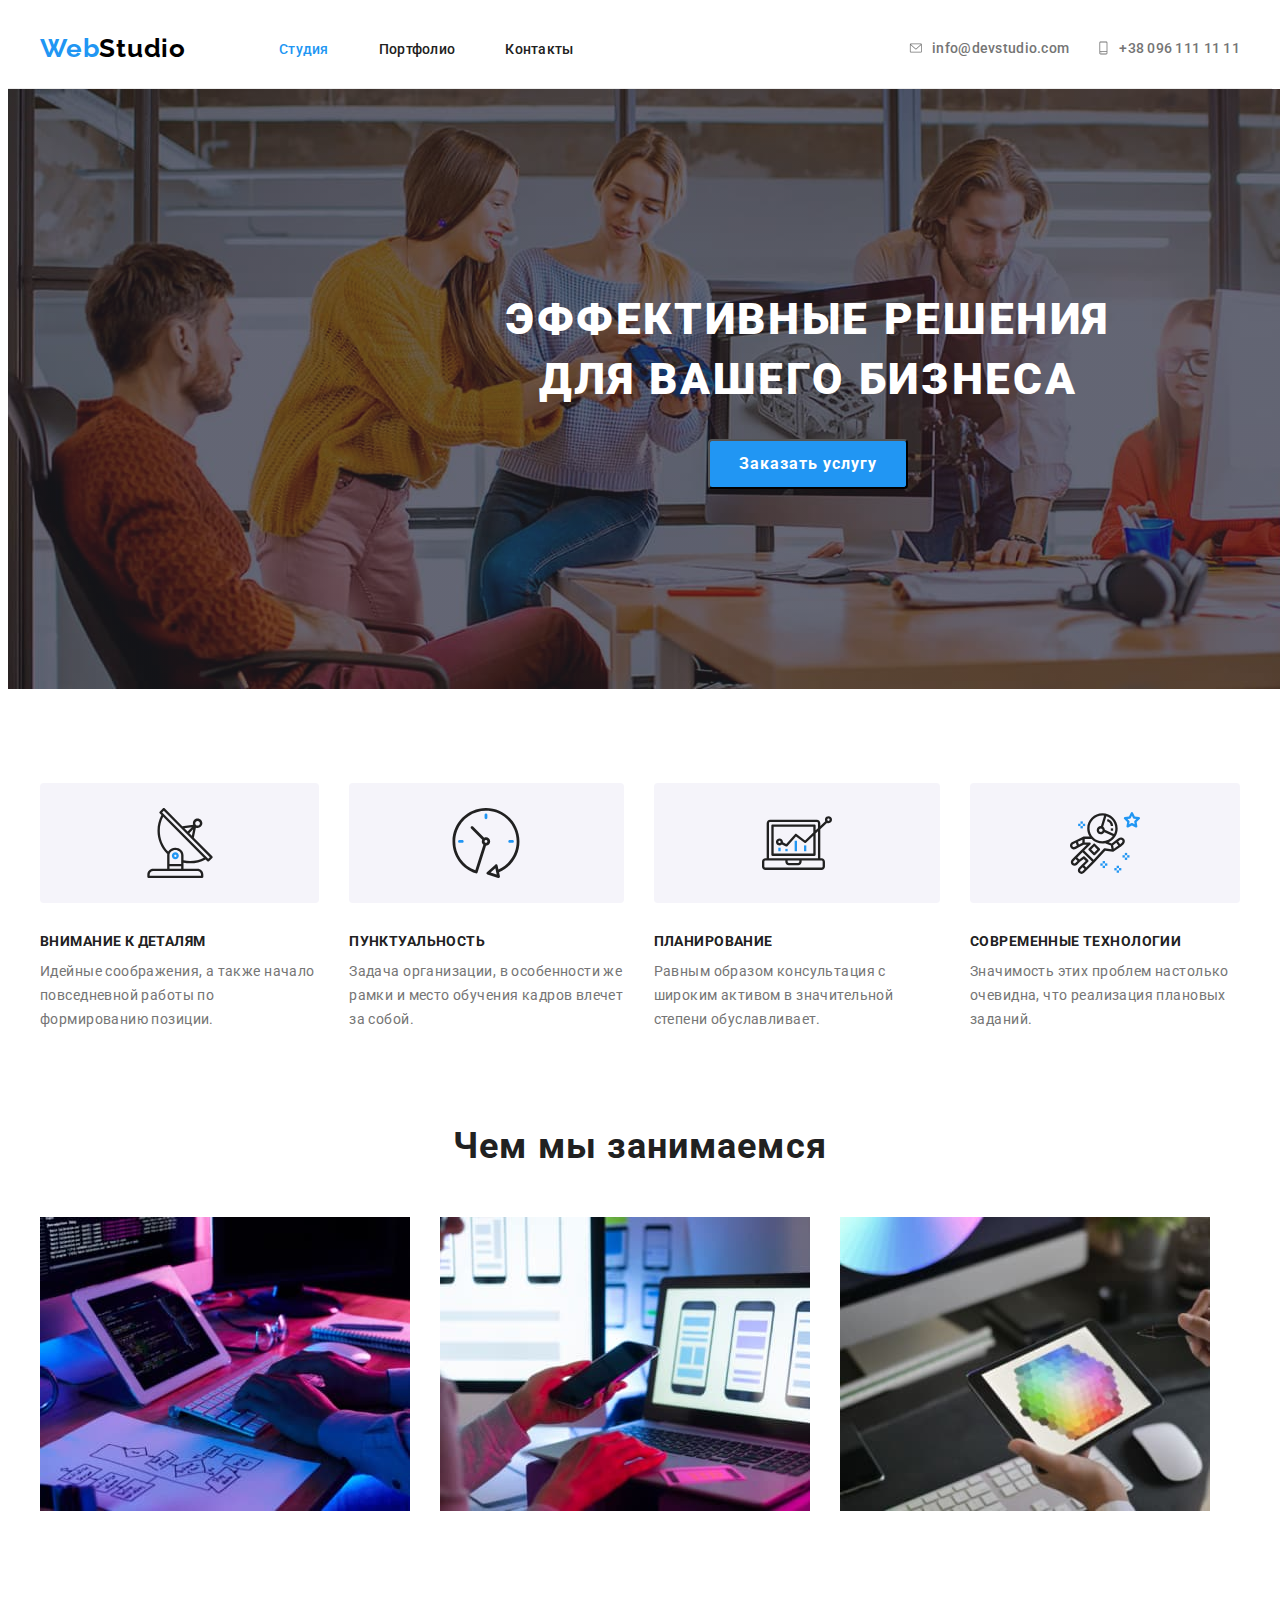
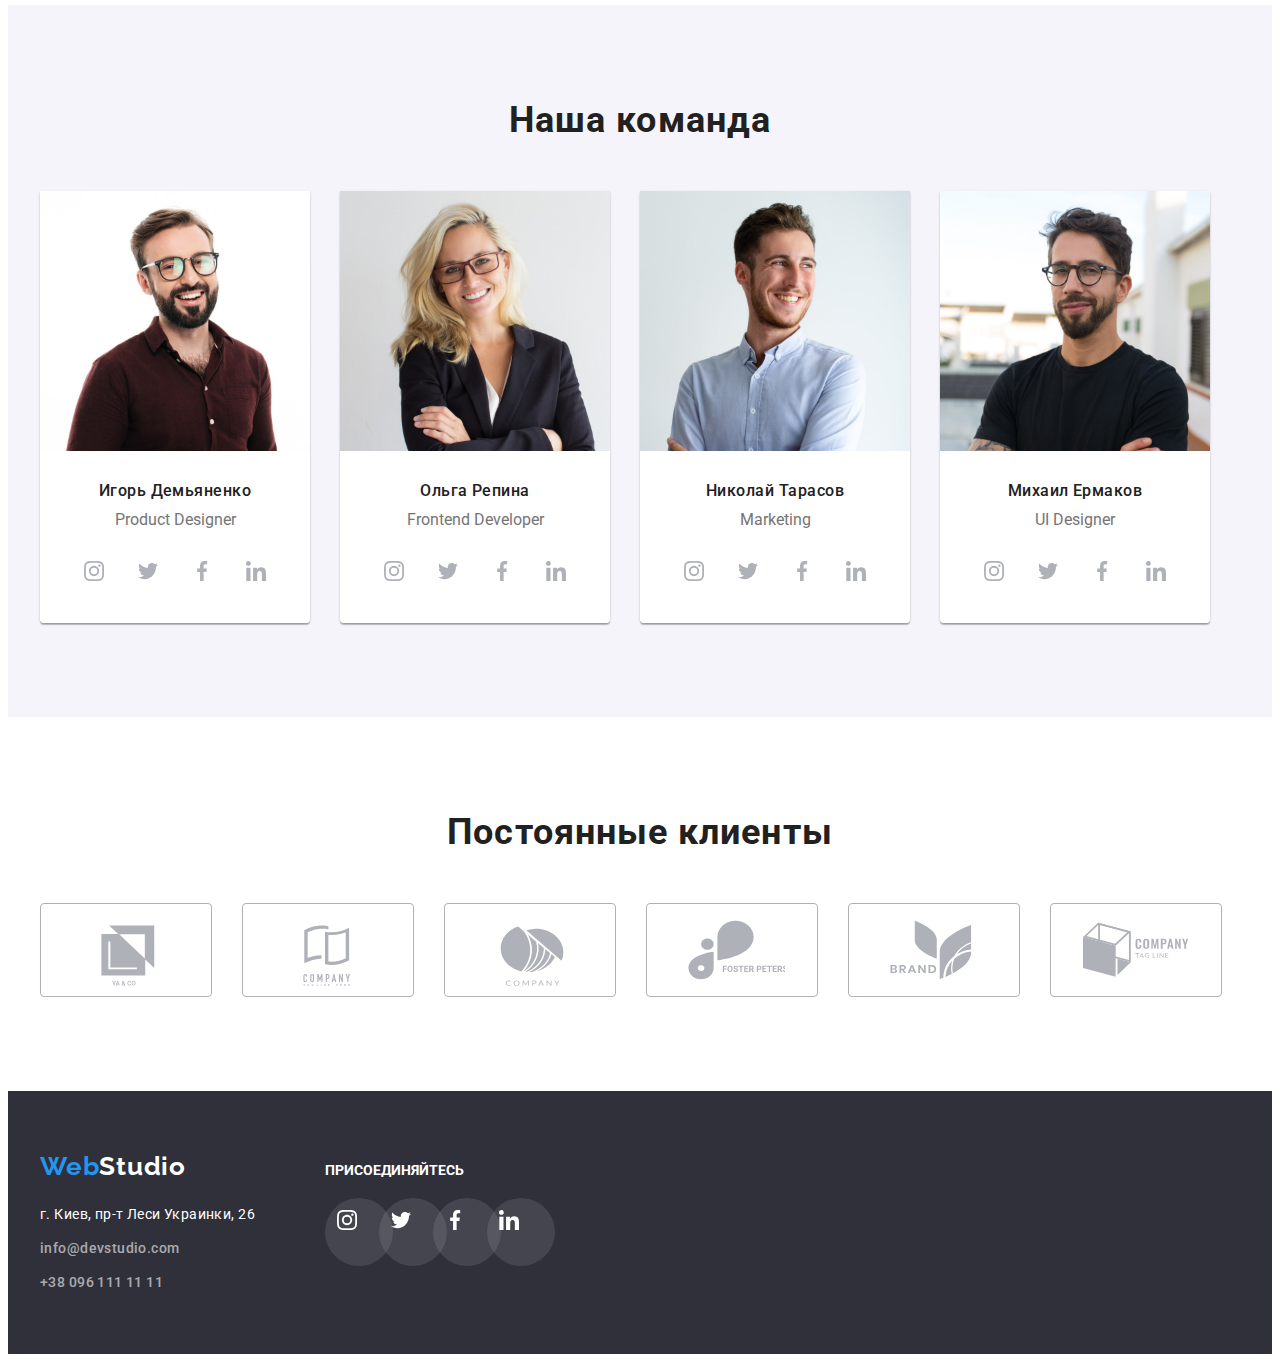
<file: index.html>
<!DOCTYPE html>
<html lang="en">
<head>
    <meta charset="UTF-8">
    <meta http-equiv="X-UA-Compatible" content="IE=edge">
    <meta name="viewport" content="width=device-width, initial-scale=1.0">
    <title>homework-4</title>
    <link rel="preconnect" href="https://fonts.googleapis.com">
<link rel="preconnect" href="https://fonts.gstatic.com" crossorigin>
<link href="https://fonts.googleapis.com/css2?family=Montserrat&family=Oleo+Script&family=Raleway:wght@700&family=Roboto:wght@400;500;700;900&display=swap" rel="stylesheet">
<link rel="stylesheet" href="https://cdnjs.cloudflare.com/ajax/libs/modern-normalize/1.1.0/modern-normalize.min.css" integrity="sha512-wpPYUAdjBVSE4KJnH1VR1HeZfpl1ub8YT/NKx4PuQ5NmX2tKuGu6U/JRp5y+Y8XG2tV+wKQpNHVUX03MfMFn9Q==" crossorigin="anonymous" referrerpolicy="no-referrer" />
<link rel="stylesheet" href="./css/styles.css">
</head>
<body>
    <header class="header">
        <div class="container">
<a class="logo-link" href="">Web<span class="part-logo">Studio</span></a>
    <nav class="nav-list" >
    <ul class="site-nav">
        <li class="list nav-item"><a class="nav-link link current" href="index.html">Студия</a></li>
        <li class="list nav-item"><a class="nav-link link" href="portfolio.html">Портфолио</a></li>
        <li class="list nav-item"><a class="nav-link link" href="">Контакты</a></li>
    </ul>
</nav>
 <ul class="header-connect">
     <li class="contacts-item">
<a class="contacts mail"  href="mailtohtpps/info@devstudio.com">
    <svg class="head-envelope" width="16" height="12">
        <use href="./images/symbol-defs.svg#icon-envelope">
        </use>
</svg>info@devstudio.com
</a>
</li>
<li class="contacts-item">
<a class="contacts phone" href="tel:+380961111111">
    <svg class="head-phone" width="10" height="16">
        <use href="./images/symbol-defs.svg#icon-smartphone">
        </use>
</svg>+38 096 111 11 11
</a>
</li>
</ul>
</div>
    </header>
    <main>
        
        <section class="hero">
            <div class="container hero-container">
        <h1 class="hero-header">Эффективные решения для вашего бизнеса</h1>
        <button  class="hero-button pointer" type="button" >Заказать услугу</button>
        </div>
    </section>
        <section class="specific">
        <div class="container">
        <ul class="spec-list">
            <li class="list list-antenna">
                <h3 class="head-spec-list">Внимание к деталям</h3>
                <p class="main-font">Идейные соображения, 
                а также начало повседневной работы по формированию позиции.</p>            
            </li>
            <li class="list list-clock">
                <h3 class="head-spec-list">Пунктуальность</h3>
                <p class="main-font">Задача организации, в особенности же рамки 
                и место обучения кадров влечет за собой.</p>
            </li>
            <li class="list list-diagram">
                <h3 class="head-spec-list">Планирование</h3>
                <p class="main-font">Равным образом консультация с широким активом в значительной степени обуславливает.</p>
            </li>
            <li class="list list-astronaut"> 
                <h3 class="head-spec-list">Современные технологии</h3>
                <p class="main-font">Значимость этих проблем настолько очевидна, что реализация плановых заданий.</p>
            </li>
        </ul>
    </div>
    </section>
    <section class="work">
        <div class="container">
        <h2 class="section-header">Чем мы занимаемся</h2>
            <ul class="work-list" >
            <li class="list">
                <a href="">
                <img src="images/box1.jpg" alt="людина пише програму" width="370" height="294">
                </a>
            </li>
            <li class="list">
                <a href="">
                <img src="images/box2.jpg" alt="перевірка роботи програми на мобільному пристрої" width="370" height="294">
                </a>
            </li>
            <li class="list">
                <a href="">
                <img src="images/box3.jpg" alt="вибір кольору на планшеті" width="370" height="294">
                </a>
            </li>
        </ul>
    </div>
    </section>
    <section class="team">
        <div class="container">
        <h2 class="section-header">Наша команда</h2>
        <ul class="team-list">
            <li class="team-item"> 
                <a href=""> <img class="card-image" src="images/teamcard1.jpg" alt="Product_Designer" width="270" height="260">
                </a>
                <div class="card-header">
                <h3 class="works-title-first">Игорь Демьяненко</h3>
                <p class="team-workers">Product Designer</p>
                <ul class="social-network-list">
                    <li class="soc-item .list">
                        <a class="social-links" href="">
                        <svg class="worker-soc-icon-team" width="20" height="20">
                            <use href="./images/symbol-defs.svg#icon-instagram-2">
                            </use>
                        </svg>
                    </a>
                </li>
                    <li class="soc-item">
                        <a class="social-links" href="">
                        <svg class="worker-soc-icon-team" width="20" height="20">
                            <use href="./images/symbol-defs.svg#icon-twitter">
                            </use>
                        </svg>
                    </a>
                </li>
                    <li class="soc-item .list">
                        <a class="social-links" href="">
                        <svg class="worker-soc-icon-team" width="20" height="20">
                            <use href="./images/symbol-defs.svg#icon-facebook">
                            </use>
                        </svg>
                    </a>
                </li>
                    <li class="soc-item .list">
                        <a class="social-links" href="">
                        <svg class="worker-soc-icon-team" width="20" height="20">
                            <use href="./images/symbol-defs.svg#icon-linkedin">
                            </use>
                        </svg>
                    </a>
                </li>
                </ul>
            </div> 
            </li>
            <li class="team-item">
                <a href=""> <img class="card-image" src="images/teamcard2.jpg" alt="Frontend_developer" width="270" height="260">
                </a> 
            <div class="card-header">
                <h3 class="works-title-first">Ольга Репина</h3>
                <p class="team-workers">Frontend Developer</p>
                <ul class="social-network-list">
                    <li class="soc-item .list">
                        <a class="social-links" href="">
                        <svg class="worker-soc-icon-team" width="20" height="20">
                            <use href="./images/symbol-defs.svg#icon-instagram-2">
                            </use>
                        </svg>
                    </a>
                </li>
                    <li class="soc-item">
                        <a class="social-links" href="">
                        <svg class="worker-soc-icon-team" width="20" height="20">
                            <use href="./images/symbol-defs.svg#icon-twitter">
                            </use>
                        </svg>
                    </a>
                </li>
                    <li class="soc-item .list">
                        <a class="social-links" href="">
                        <svg class="worker-soc-icon-team" width="20" height="20">
                            <use href="./images/symbol-defs.svg#icon-facebook">
                            </use>
                        </svg>
                    </a>
                </li>
                    <li class="soc-item .list">
                        <a class="social-links" href="">
                        <svg class="worker-soc-icon-team" width="20" height="20">
                            <use href="./images/symbol-defs.svg#icon-linkedin">
                            </use>
                        </svg>
                    </a>
                </li>
                </ul>
            </div>
            </li>
            <li class="team-item">
                <a href=""> <img class="card-image" src="images/teamcard3.jpg" alt="Marketing" width="270" height="260">
                </a> 
            <div class="card-header">
                <h3 class="works-title-first">Николай Тарасов</h3>
                <p class="team-workers">Marketing</p>
                <ul class="social-network-list">
                    <li class="soc-item .list">
                        <a class="social-links" href="">
                        <svg class="worker-soc-icon-team" width="20" height="20">
                            <use href="./images/symbol-defs.svg#icon-instagram-2">
                            </use>
                        </svg>
                    </a>
                </li>
                    <li class="soc-item">
                        <a class="social-links" href="">
                        <svg class="worker-soc-icon-team" width="20" height="20">
                            <use href="./images/symbol-defs.svg#icon-twitter">
                            </use>
                        </svg>
                    </a>
                </li>
                    <li class="soc-item .list">
                        <a class="social-links" href="">
                        <svg class="worker-soc-icon-team" width="20" height="20">
                            <use href="./images/symbol-defs.svg#icon-facebook">
                            </use>
                        </svg>
                    </a>
                </li>
                    <li class="soc-item .list">
                        <a class="social-links" href="">
                        <svg class="worker-soc-icon-team" width="20" height="20">
                            <use href="./images/symbol-defs.svg#icon-linkedin">
                            </use>
                        </svg>
                    </a>
                </li>
                </ul>
            </div>
            </li>
            <li class="team-item">
                <a href=""> <img class="card-image no-gap" src="images/teamcard4.jpg" alt="UI_Designer" width="270" height="260">
                </a> 
                <div class="card-header">
                <h3 class="works-title-first">Михаил Ермаков</h3>
                <p class="team-workers">UI Designer</p>
                <ul class="social-network-list">
                    <li class="soc-item .list">
                        <a class="social-links" href="">
                        <svg class="worker-soc-icon-team" width="20" height="20">
                            <use href="./images/symbol-defs.svg#icon-instagram-2">
                            </use>
                        </svg>
                    </a>
                </li>
                    <li class="soc-item">
                        <a class="social-links" href="">
                        <svg class="worker-soc-icon-team" width="20" height="20">
                            <use href="./images/symbol-defs.svg#icon-twitter">
                            </use>
                        </svg>
                    </a>
                </li>
                    <li class="soc-item .list">
                        <a class="social-links" href="">
                        <svg class="worker-soc-icon-team" width="20" height="20">
                            <use href="./images/symbol-defs.svg#icon-facebook">
                            </use>
                        </svg>
                    </a>
                </li>
                    <li class="soc-item .list">
                        <a class="social-links" href="">
                        <svg class="worker-soc-icon-team" width="20" height="20">
                            <use href="./images/symbol-defs.svg#icon-linkedin">
                            </use>
                        </svg>
                    </a>
                </li>
                </ul>
            </div>
            </li>
        </ul>
        </div>
    </section>
    <section class="clients">
        <div class="container">
            <h2 class="section-header">Постоянные клиенты</h2>
        <ul class="our-company">
            <li class="client-item">
                <a href="" class="client-link">
                <svg class="clients-icon company-one">
                    <use href="./images/clients.svg#icon-group-5"></use>
                </svg>
            </a>
            </li>
            <li class="client-item">
                <a href="" class="client-link">
                <svg class="clients-icon company-two">
                    <use href="./images/clients.svg#icon-group-6"></use>
                </svg>
            </a>
            </li>
            <li class="client-item">
                <a href="" class="client-link">
                <svg class="clients-icon company-three">
                    <use href="./images/clients.svg#icon-group-7"></use>
                </svg>
            </a>
            </li>
            <li class="client-item">
                <a href="" class="client-link">
                <svg class="clients-icon company-four">
                    <use href="./images/clients.svg#icon-group-8"></use>
                </svg>
            </a>
            </li>
            <li class="client-item">
                <a href="" class="client-link">
                <svg class="clients-icon company-five">
                    <use href="./images/clients.svg#icon-group-9"></use>
                </svg>
            </a>
            </li>
            <li class="client-item">
                <a href="" class="client-link">
                <svg class="clients-icon company-six">
                    <use href="./images/clients.svg#icon-company-six"></use>
                </svg>
            </a>
            </li>
        </ul>
        </div>
    </section>
    </main>
    <footer class="footer">
        <div class="container contact-wrap">
        <div>
        <a class="logo-link-footer " href="">Web<span class="footer-part-logo">Studio</span></a>
        <address class="adress">г. Киев, пр-т Леси Украинки, 26</address>
        <a class="link footer-link" href="mailtohtpps/info@devstudio.com">info@devstudio.com</a>
        <a class="link footer-link" href="tel:+380961111111">+38 096 111 11 11</a>
        </div>
        <div class="social-network-footer">
        <p class="join">присоединяйтесь</p>
        <ul class="social-network-list">
                    <li class="soc-item .list">
                        <a class="social-links" href="">
                        <svg class="worker-soc-icon" width="20" height="20">
                            <use href="./images/symbol-defs.svg#icon-instagram-2">
                            </use>
                        </svg>
                    </a>
                </li>
                    <li class="soc-item">
                        <a class="social-links" href="">
                        <svg class="worker-soc-icon" width="20" height="20">
                            <use href="./images/symbol-defs.svg#icon-twitter">
                            </use>
                        </svg>
                    </a>
                </li>
                    <li class="soc-item .list">
                        <a class="social-links" href="">
                        <svg class="worker-soc-icon" width="20" height="20">
                            <use href="./images/symbol-defs.svg#icon-facebook">
                            </use>
                        </svg>
                    </a>
                </li>
                    <li class="soc-item .list">
                        <a class="social-links" href="">
                        <svg class="worker-soc-icon" width="20" height="20">
                            <use href="./images/symbol-defs.svg#icon-linkedin">
                            </use>
                        </svg>
                    </a>
                </li>
                </ul>
            </div>
</div>
</footer>
</body>
</html>
</file>
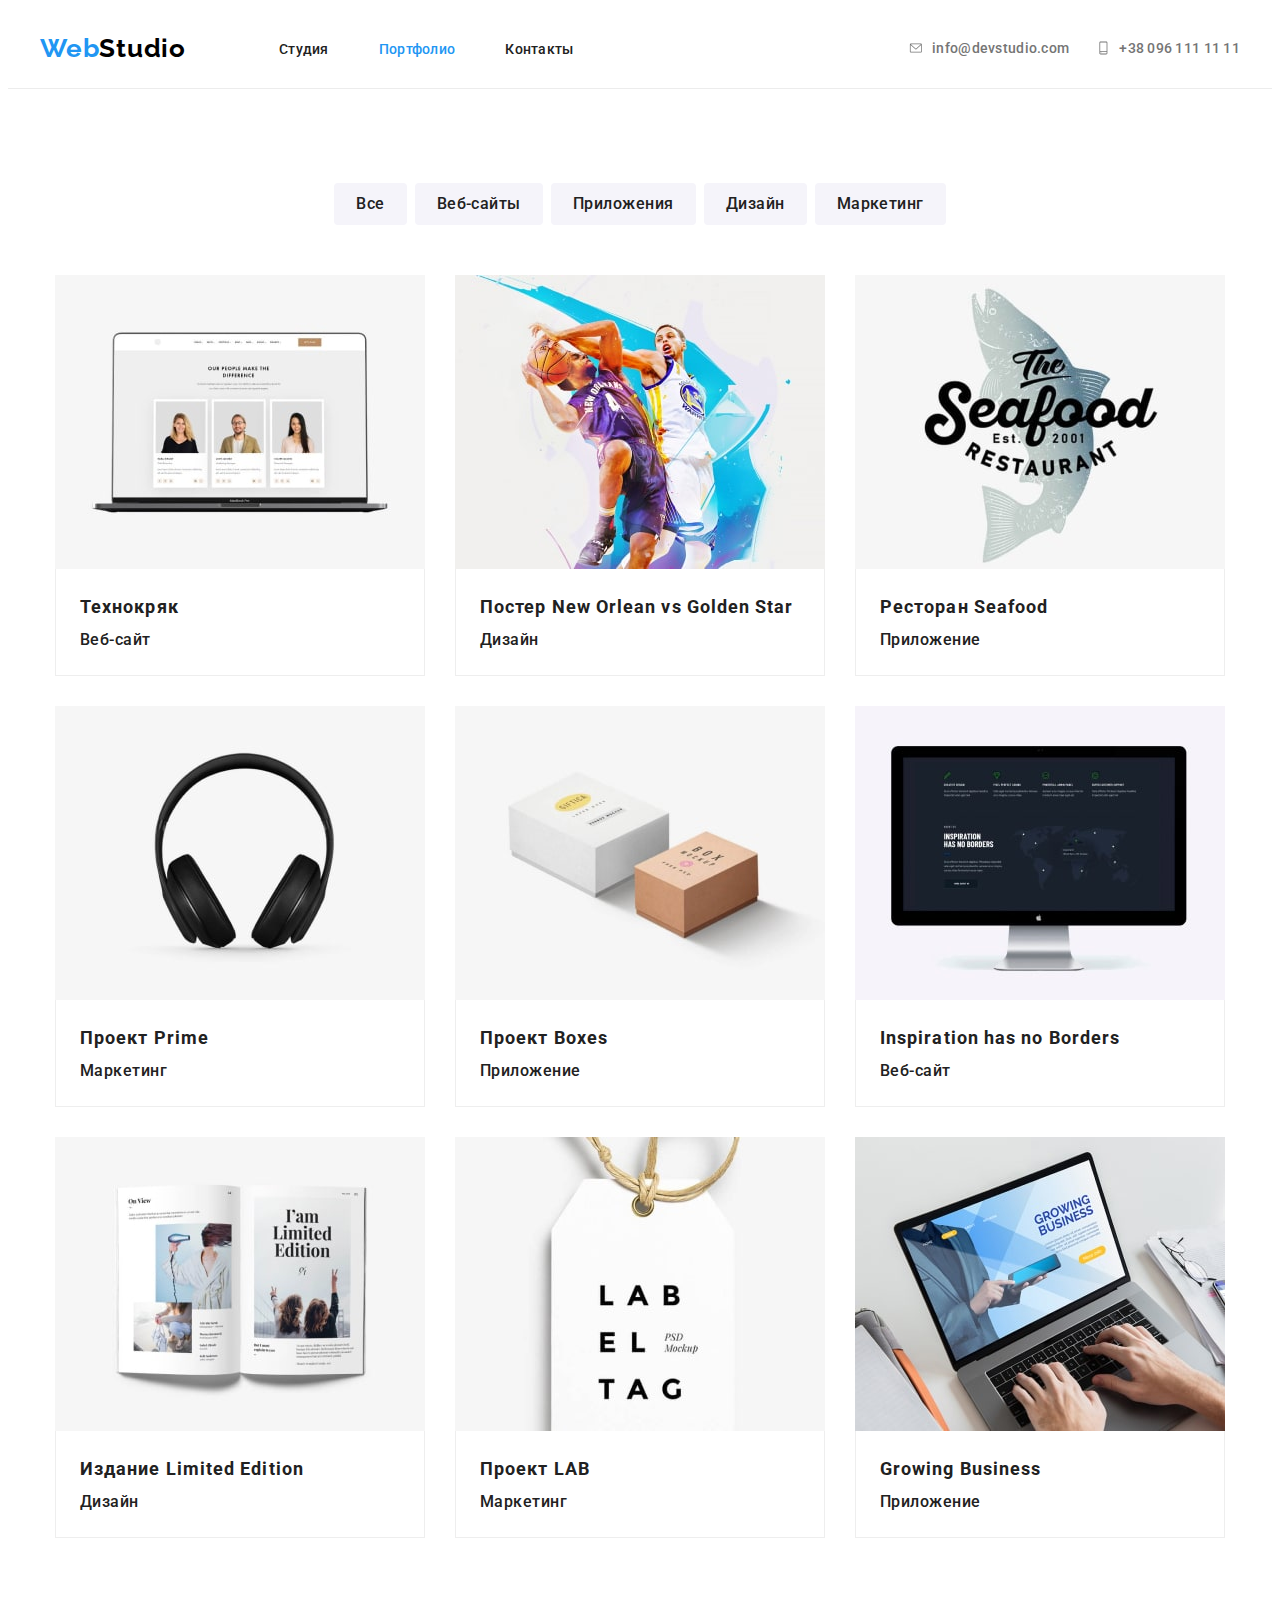
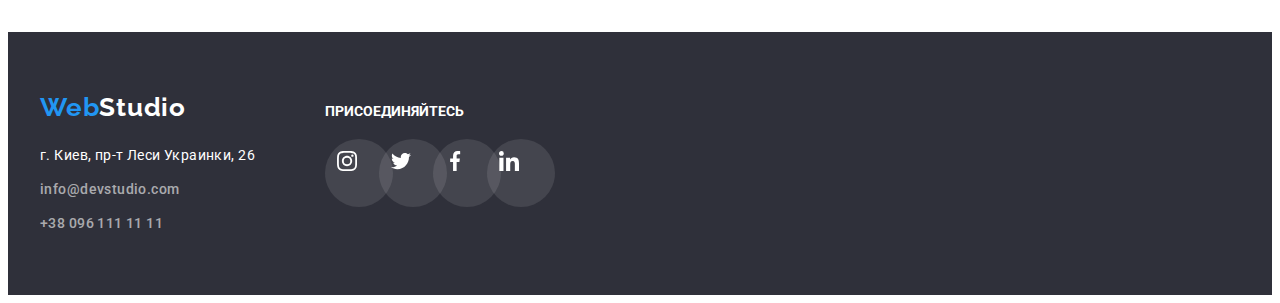
<file: portfolio.html>
<!DOCTYPE html>
<html lang="en">
<head>
    <meta charset="UTF-8">
    <meta http-equiv="X-UA-Compatible" content="IE=edge">
    <meta name="viewport" content="width=device-width, initial-scale=1.0">
    <title>homework-4-2</title>
    <link rel="preconnect" href="https://fonts.googleapis.com">
<link rel="preconnect" href="https://fonts.gstatic.com" crossorigin>
<link href="https://fonts.googleapis.com/css2?family=Montserrat&family=Oleo+Script&family=Raleway:wght@700&family=Roboto:wght@400;500;700;900&display=swap" rel="stylesheet">
<link rel="stylesheet" href="https://cdnjs.cloudflare.com/ajax/libs/modern-normalize/1.1.0/modern-normalize.min.css" integrity="sha512-wpPYUAdjBVSE4KJnH1VR1HeZfpl1ub8YT/NKx4PuQ5NmX2tKuGu6U/JRp5y+Y8XG2tV+wKQpNHVUX03MfMFn9Q==" crossorigin="anonymous" referrerpolicy="no-referrer" />
<link rel="stylesheet" href="./css/styles.css">
<body>
     <header class="header">
        <div class="container">
<a class="logo-link" href="">Web<span class="part-logo">Studio</span></a>
    <nav class="nav-list" >
    <ul class="site-nav">
        <li class="list nav-item"><a class="link link-port" href="index.html">Студия</a></li>
        <li class="list nav-item"><a class="link link-port current" href="portfolio.html">Портфолио</a></li>
        <li class="list nav-item"><a class="link link-port" href="">Контакты</a></li>
    </ul>
</nav>
 <ul class="header-connect">
     <li class="contacts-item">
<a class="contacts mail"  href="mailtohtpps/info@devstudio.com">
    <svg class="head-envelope" width="16" height="12">
        <use href="./images/symbol-defs.svg#icon-envelope">
        </use>
</svg>info@devstudio.com
</a>
</li>
<li class="contacts-item">
<a class="contacts phone" href="tel:+380961111111">
    <svg class="head-phone" width="10" height="16">
        <use href="./images/symbol-defs.svg#icon-smartphone">
        </use>
</svg>+38 096 111 11 11
</a>
</li>
</ul>
</div>
    </header>
    <main>
        
        <section class="portfolio-section">
            <div class="container">
            <ul class="btn-group">
                <li class="list"><button type="button" class="main-button pointer">Все</button></li>
                <li class="list"><button type="button" class="main-button pointer">Веб-сайты</button></li>
                <li class="list"><button type="button" class="main-button pointer">Приложения</button></li>
                <li class="list"><button type="button" class="main-button pointer">Дизайн</button></li>
                <li class="list"><button type="button" class="main-button pointer">Маркетинг</button></li>
            </ul>        
            <ul class="work-example">
                <li class="list work-items">
                    <a class="link" href="">
                    <img src="./images/img-notebook.jpg" alt="site dispaying on screen of notebook" width="370" height="294">
                    <div class="cards-footer">
                    <h3 class="works-title">
                        Технокряк
                    </h3>
                        <p class="portfolio-font">Веб-сайт</p>
                    </div>
                </a>
                </li>
                <li class="list work-items">
                    <a class="link" href="">
                    <img src="./images/img-basketball.jpg" alt="basketball teams battle poster" width="370" height="294">
                    <div class="cards-footer">
                        <h3 class="works-title">
                        Постер New Orlean vs Golden Star
                    </h3>
                        <p class="portfolio-font">Дизайн</p>
                    </div>
                </a>
                </li> 
                <li class="list work-items">
                    <a class="link" href="">
                    <img src="./images/img-seafood.jpg" alt="seafood restaurant" width="370" height="294">
                        <div class="cards-footer">
                            <h3 class="works-title">
                            Ресторан Seafood
                        </h3>
                        <p class="portfolio-font">Приложение</p>
                    </div>
                </a>
                </li> 
                <li class="list work-items">
                    <a class="link" href="">
                    <img src="./images/img-headphones.jpg" alt="headphones" width="370" height="294">
                    <div class="cards-footer">
                        <h3 class="works-title">
                            Проект Prime
                        </h3>
                        <p class="portfolio-font">Маркетинг</p>
                    </div>
                </a>
                </li> 
                <li class="list work-items">
                    <a class="link" href="">
                    <img src="./images/img-box.jpg" alt="boxes" width="370" height="294">
                        <div class="cards-footer">
                            <h3 class="works-title">
                        Проект Boxes
                        </h3>
                        <p class="portfolio-font">Приложение</p>
                    </div>
                </a>
                </li> 
                <li class="list work-items">
                    <a class="link" href="">
                    <img src="./images/img-imac.jpg" alt="imac" width="370" height="294">
                        <div class="cards-footer">
                            <h3 class="works-title">
                        Inspiration has no Borders  
                        </h3>
                        <p class="portfolio-font">Веб-сайт</p>
                    </div>
                </a>
                </li> 
                <li class="list work-items">
                    <a class="link" href="">
                    <img class="card-image" src="./images/img-magazine.jpg" alt="open magazine" width="370" height="294">
                        <div class="cards-footer">
                            <h3 class="works-title">
                        Издание Limited Edition
                        </h3>
                        <p class="portfolio-font">Дизайн</p>
                    </div>
                </a>
                </li> 
                <li class="list work-items">
                    <a class="link" href="">
                    <img class="card-image" src="./images/img-label.jpg" alt="label" width="370" height="294">
                        <div class="cards-footer">
                            <h3 class="works-title">
                            Проект LAB
                        </h3>
                        <p class="portfolio-font">Маркетинг</p>
                    </div>
                    </a>
                </li> 
                <li class="list work-items">
                    <a class="link" href="">
                    <img class="card-image" src="./images/img-macbook.jpg" alt="people work on macbook" width="370" height="294">
                    <div class="cards-footer">
                        <h3 class="works-title">
                        Growing Business
                    </h3>
                        <p class="portfolio-font">Приложение</p>
                    </div>
                </a>
                </li>
            </ul>
        </div>
        </section>
    </main>
    <footer class="footer">
        <div class="container contact-wrap">
        <div>
        <a class="logo-link-footer " href="">Web<span class="footer-part-logo">Studio</span></a>
        <address class="adress">г. Киев, пр-т Леси Украинки, 26</address>
        <a class="link footer-link" href="mailtohtpps/info@devstudio.com">info@devstudio.com</a>
        <a class="link footer-link" href="tel:+380961111111">+38 096 111 11 11</a>
        </div>
        <div class="social-network-footer">
        <p class="join">присоединяйтесь</p>
        <ul class="social-network-list">
                    <li class="soc-item .list">
                        <a class="social-links" href="">
                        <svg class="worker-soc-icon" width="20" height="20">
                            <use href="./images/symbol-defs.svg#icon-instagram-2">
                            </use>
                        </svg>
                    </a>
                </li>
                    <li class="soc-item">
                        <a class="social-links" href="">
                        <svg class="worker-soc-icon" width="20" height="20">
                            <use href="./images/symbol-defs.svg#icon-twitter">
                            </use>
                        </svg>
                    </a>
                </li>
                    <li class="soc-item .list">
                        <a class="social-links" href="">
                        <svg class="worker-soc-icon" width="20" height="20">
                            <use href="./images/symbol-defs.svg#icon-facebook">
                            </use>
                        </svg>
                    </a>
                </li>
                    <li class="soc-item .list">
                        <a class="social-links" href="">
                        <svg class="worker-soc-icon" width="20" height="20">
                            <use href="./images/symbol-defs.svg#icon-linkedin">
                            </use>
                        </svg>
                    </a>
                </li>
                </ul>
            </div>
</div>
</footer>
</body>
</html>
</file>
<file: css/styles.css>
:root {
    --accent-color:#2196F3;
    --accent-logo-color:#000000;
    --hero-color:#2F303A;
    --main-white-color:#FFFFFF;
    --second-section-color:#F5F4FA;
    --main-font-color:#757575;
    --header-color:#212121;
}
body {
font-family: 'Roboto', monotype;
color: var(--main-font-color);
}

p,h1,h2,h3,h4,h5,h6 {
    margin: 0;
}

ul,ol {
    margin: 0;
    padding-left: 0;
    list-style: none;
}

a {
    text-decoration: none;
}

img{
    display: block;
    max-width: 100%;
    height: auto;
}
.container {
    width: 1200px;
    margin: 0 auto;
    padding-left: 15px;
    padding-right: 15px;
    min-height: 80px; 
    /* outline: solid 2px red ; */
}

.header {
color: var(--main-white-color);
border-bottom: solid 1px #ECECEC;
}

.list {
    list-style: none;
}

/* LOGO */
.logo-link {
    font-family: 'Raleway', sans-serif;
    font-weight: 700;
    font-size: 26px;
    line-height: calc(31/26);
    letter-spacing: 0.03em;
    color: var(--accent-color);
    margin: 15 24 0 25 ; 
}

.logo-link:hover{
    color: var(--accent-color);
}

.part-logo {
    color: var(--accent-logo-color);
    margin-right: 93px;
}

.part-logo:hover{
    color: var(--accent-color);
}
.part-logo:focus{
    background-color: transparent;
}

/* NAV-BLOCK */

.link {
    font-weight: 500;
    font-size: 14px;
    line-height: calc(16/14);
    letter-spacing: 0.02em;
    color: var(--header-color);
}
.link:hover, {
    color:var(--accent-color);
} 


.link-nav {
    list-style: none;
}

.contacts {
    display: flex;
    font-weight: 500;
    font-size: 14px;
    line-height: calc(16/14);
    letter-spacing: 0.02em;
    color: #757575;
    padding-top: 15px;
    padding-bottom: 15px;
    align-items: center;
    
}

.contacts.mail {
    margin-right: 30px;
}

.head-phone {
    margin-right: 10px;
    align-items: center;
    fill:currentColor;
}

.head-envelope {
    
    margin-right: 10px;
    fill:currentColor;   
}

.contacts:hover, :focus{
    color: var(--accent-color);
}

.site-nav {
    display: flex;
}

.nav-item:not(:last-child) {
    margin-right: 50px;
}

.nav-item-current{
    margin-right: 50px;
}

.nav-item{
    padding-top:30px;
    padding-bottom: 30px;
}

.header .container{
    display: flex; 
    align-items: center;
}

.header-connect {
    display: flex;
    margin-left:auto;   
}

.part-logo:hover, .part-logo:focus {
    color: var(--accent-color);
}

.nav-link:hover, .nav-link:focus {
    color: var(--accent-color);
}

.link-port:hover, .link-port    :focus {
    color: var(--accent-color);
}

.current {
    color:var(--accent-color)
}

/* HERO */
.hero {
    width: 1600px;
    margin:0 auto;
    background-image:linear-gradient(rgba(47,48,58,0.4),rgba(47,48,58,0.4)), 
    url(../images/hero-img.jpg);
    background-color: var(--hero-color);
    background-repeat: no-repeat;
    background-size: cover;
}

.hero-container {
    display:block;
    padding-top: 200px;
    padding-bottom: 200px;
}

.hero-header {
    
    font-weight: 900;
    font-size: 44px;
    line-height: calc(60/44);
    text-align: center;
    letter-spacing: 0.06em;
    text-transform: uppercase;
    color: var(--main-white-color);
    max-width: 696px;
    margin: 0 auto 30px;
}

.hero-button {
    min-width: 200px;
    height: 50px;
    justify-content: center;
    font-family: 'Roboto', monotype;
    font-weight: 700;
    font-size: 16px;
    line-height: calc(30/16);
    align-items: center;
    letter-spacing: 0.06em;
    color: var(--main-white-color);
    background-color: var(--accent-color);
    border-radius: 4px;
    margin: 0 500px;
    
}

.hero-button:focus {
    color: var(--main-white-color);
    box-shadow: 0px 4px 4px rgba(0, 0, 0, 0.15);
}

.hero-button:hover {
    box-shadow:inset 0 0 10px 5px rgba(0, 0, 0, 0.3)
}

.pointer {
    cursor: pointer;
}

/* SPECIFICS */
.head-spec-list {
    font-weight: 700;
    font-size: 14px;
    line-height: calc(16/14);
    letter-spacing: 0.03em;
    text-transform: uppercase;
    color: var(--header-color);
    margin-bottom: 10px;
}

.main-font {
    font-size: 14px;
    line-height:calc(24/14);
    letter-spacing: 0.03em;
}

.list.list-antenna::before {
    display: block;
    content: "";
    height: 120px;
    background-color: var(--second-section-color);
    background-image:url(../svg/SVG/antenna-1.svg);
    background-repeat: no-repeat;
    background-size: 70px 70px;
    background-position: center;
    border-radius: 4px;
    margin-bottom: 30px;
}

.list.list-clock::before{
    display: block;
    content: "";
    height: 120px;
    background-color: var(--second-section-color);
    background-image:url(../svg/SVG/clock-1.svg);
    background-repeat: no-repeat;
    background-size: 70px 70px;
    background-position: center;
    border-radius: 4px;
    margin-bottom: 30px;
}

.list.list-diagram::before{
    display: block;
    content: "";
    height: 120px;
    background-color: var(--second-section-color);
    background-image:url(../svg/SVG/diagram-1.svg);
    background-repeat: no-repeat;
    background-size: 70px 70px;
    background-position: center;
    border-radius: 4px;
    margin-bottom: 30px;
}

.list.list-astronaut::before{
    display: block;
    content: "";
    height: 120px;
    background-color: var(--second-section-color);
    background-image:url(../svg/SVG/astronaut-1.svg);
    background-repeat: no-repeat;
    background-size: 70px 70px;
    background-position: center;
    border-radius: 4px;
    margin-bottom: 30px;
}

.spec-list .list {
    min-width: 270px;   
}


.specific {
    padding-top:94px;
    padding-bottom: 94px;
}

.container .spec-list  {
    display:flex;
}

.spec-list .list:not(:last-child) {
    margin-right: 30px;
}

/* WHAT ARE WE DOING */
.section-header {
    font-weight: 700;
    font-size: 36px;
    line-height: calc(42/36);
    text-align: center;
    letter-spacing: 0.03em;
    color: var(--header-color);
    margin-bottom: 50px;
}

.work{
    padding-bottom: 94px;
}
/* FULLY-HIDDEN
.news-group {
    visibility: hidden;
} */ 

.work-list {
    display: flex;
}

.work-list .list:not(:last-child) {
    margin-right: 30px;
}

.work.container{
    padding-top: 94px;
    padding-bottom: 94px;
}

/* TEAM */

.team {
    background-color: var(--second-section-color);
    padding-top: 94px;
    padding-bottom: 94px;
}

.team-list {
    display: flex;
}
.team-item:not(:last-child) {
    margin-right: 30px;
}

.team-item {
    width: 270px;
    min-height: 368px;
    box-shadow: 0px 1px 3px rgba(0, 0, 0, 0.12), 0px 1px 1px rgba(0, 0, 0, 0.14), 0px 2px 1px rgba(0, 0, 0, 0.2);
    border-radius: 0px 0px 4px 4px;
}

.card-image {
    max-width: 100%;
    height: auto;
}

.card-header {
    margin: 0;
    padding:30px 0;
    background-color: var(--main-white-color);
    border-radius: 0px 0px 4px 4px;
}

.card-image{
    display: block;
}

.section-header{
    margin-bottom: 50px;
}

.works-title-first{
    font-weight: 500;
    font-size: 16px;
    line-height: calc(19/16);
    text-align: center;
    letter-spacing: 0.03em;
    margin-bottom: 10px;
    color: var(--header-color);
}

.team-workers{
    text-align: center;
}

.social-network-list {
    display: flex;
    justify-content: center;
}

.soc-item{
    width: 44px;
    height: 44px;
    margin-right: 10px;
    border-radius: 50%;
}

.soc-item:last-child{
    margin-right: 0;
}

.social-links{
    width: 100%;
    height: 100%;
    border-radius: 50%;
    display: flex;
    justify-content: center;
    align-items: center;

}

.worker-soc-icon {
    fill:#FFFFFF;
}

.social-links:hover, .social-links:focus
{
    background-color: var(--accent-color);
}


/* OUR-CLIENTS */

.clients-icon{
    width: 170px;
    height: 92px; 
    margin-left: auto;
    margin-right: auto;
    height: 41px;
    width: 47px;
}
.client-link svg{
    fill: #AFB1B8;
    width: 100%;
    height: 100%;
}

.client-link{
    display: flex;
    width: 170px;
    height: 92px;
    display: flex;
    justify-content: center;
    align-items: center;
    border: 1px solid #AFB1B8;
    border-radius: 4px;    
}
.clients-icon{
    padding: 16px 32px;
}

.worker-soc-icon-team{
    fill: #AFB1B8;
}

.social-links:hover .worker-soc-icon-team
{
    fill:#FFFFFF;
}

.social-links:focus .worker-soc-icon-team {
    fill:#FFFFFF;
}


.our-company{
    display: flex;
}

.clients {
    padding-top: 94px;
    padding-bottom: 94px;
}
.client-item:not(:last-child) {
    margin-right: 30px;
}

.client-link:hover,
.client-link:focus{
    border-color: var(--accent-color);
}

.client-link:hover .clients-icon
{
    fill:var(--accent-color);
}

.client-link:focus .clients-icon {
    fill:var(--accent-color);
}
.client-link:focus .clients-icon {
    background-color: #FFFFFF;
}

/* __FOOTER */
.footer {
    padding-top: 60px;
    padding-bottom: 60px;
    background-color: var(--hero-color);
}

.logo-link-footer {
font-family: 'Raleway', sans-serif;
    font-weight: 700;
    font-size: 26px;
    line-height: calc(31/26);
    letter-spacing: 0.03em;
    color: var(--accent-color);
}

.logo-link-footer:hover,:focus {
    color: var(--accent-color);
}

.footer-part-logo {
    font-family: 'Raleway', sans-serif;
    font-weight: 700;
    font-size: 26px;
    line-height: calc(31/26);
    letter-spacing: 0.03em;
    color: var(--main-white-color);
}

.footer-part-logo:hover {
    color:var(--accent-color) ;
}

.footer-link {
    font-family: 'Roboto', monotype;
    font-size: 14px;
    line-height: calc(24/14);
    letter-spacing: 0.03em;
    color: rgba(255, 255, 255, 0.6);
}

.logo-link-footer{
    margin-bottom: 20px;
    padding-left: 215;
    padding-right: auto;
}

address {
    font-style:normal;
    font-size: 14px;
    line-height: calc(24/14);
    letter-spacing: 0.03em;
    color: var(--main-white-color)
}

.adress:hover,:focus {
    color: var(--accent-color);
}

.footer a{
    display: block;
}

.footer-link:not(:last-child){
    margin-bottom: 10px;
}

.adress {
    margin-bottom: 10px;
}

.social-network-footer{
    display: flex;
    flex-direction: column;
    margin-left: 70px;
    
}

.join{
    margin-top: 10;
    margin-bottom: 0;
    font-weight: 700;
    font-size: 14px;
    line-height: calc(16/14);
    text-transform: uppercase;
    color: var(--main-white-color);

}

.contact-wrap.container {
    display: flex;
    align-items: baseline;
}

.social-network-list{
    display: flex;
    margin-top: 20px;
}

.social-network-list .social-links {
padding: 12px;
width: 44px;
height: 44px;
display: block;
border-radius: 50%;
background-color: rgba(255, 255, 255, 0.1);
}

.social-links:hover,
.social-links:focus{
    background-color: var(--accent-color);
}

.worker-soc-icon {
    fill: var(--main-white-color);
}


.social-links:hover .worker-soc-icon
{
    fill:#FFFFFF;
}

.social-links:focus .worker-soc-icon {
    fill:#FFFFFF;
}

.footer-link:hover{
    color:var(--accent-color)
}

/* PORTFOLIO.HTML */

/* BUTTON-BLOCK */
.main-button {
    font-family: 'Roboto', monotype;
    font-style: normal;
    font-weight: 500;
    font-size: 16px;
    line-height: calc(26/16);
    text-align: center;
    letter-spacing: 0.03em;
    color: var(--header-color);
    background-color: var(--second-section-color);
    border: 0px;
    border-radius: 4px;
}

    .main-button:hover, .main-button:focus {
    background: var(--accent-color);
    color: var(--main-white-color);
    box-shadow: 0px 3px 1px rgba(0, 0, 0, 0.1), 0px 1px 2px rgba(0, 0, 0, 0.08), 0px 2px 2px rgba(0, 0, 0, 0.12);
    border-radius: 4px;
}

    .btn-group {
    display: flex;
    justify-content:center;
    margin-bottom: 50px;
}

    .btn-group button{
    padding: 8px 22px;
    border:none;
}

.btn-group .list+.list{
    margin-left: 8px;
}



/* WORKGROUP */
.works-title {
    font-weight: 700;
    font-size: 18px;
    line-height:calc(36/18) ;
    letter-spacing: 0.06em;
    color: var(--header-color);
}

    .portfolio-font {
    font-size: 16px;
    line-height: calc(30/16);
    letter-spacing: 0.03em;
    }

    .portfolio-section {
    background-color: var(--main-white-color);
    padding-top: 94px;
    padding-bottom: 94px;
}

.work-example{
    display: flex;
    flex-wrap: wrap;
    justify-content: center;
}

.work-items:nth-child(-n + 6){
    margin-bottom: 30px;
}

.work-items{
    min-width: calc((100% - 90px)/3);
    border-bottom:solid 1px #eee;
}

.work-items {
    margin-right: 30px;
}

.work-items:nth-child(3n){
    margin-right: 0;
}

.cards-footer {
    padding:20px 24px 20px 24px;
    border-left:solid 1px #eee;
    border-right:solid 1px #eee;
}

.work-items.link :focus {
    box-shadow: 0px 1px 1px rgba(0, 0, 0, 0.12), 
    0px 4px 4px rgba(0, 0, 0, 0.06), 1px 4px 6px rgba(0, 0, 0, 0.16);  
}

.work-items:hover {
    box-shadow: 0px 1px 1px rgba(0, 0, 0, 0.12), 
    0px 4px 4px rgba(0, 0, 0, 0.06), 1px 4px 6px rgba(0, 0, 0, 0.16);
    cursor: pointer;
}
</file>
